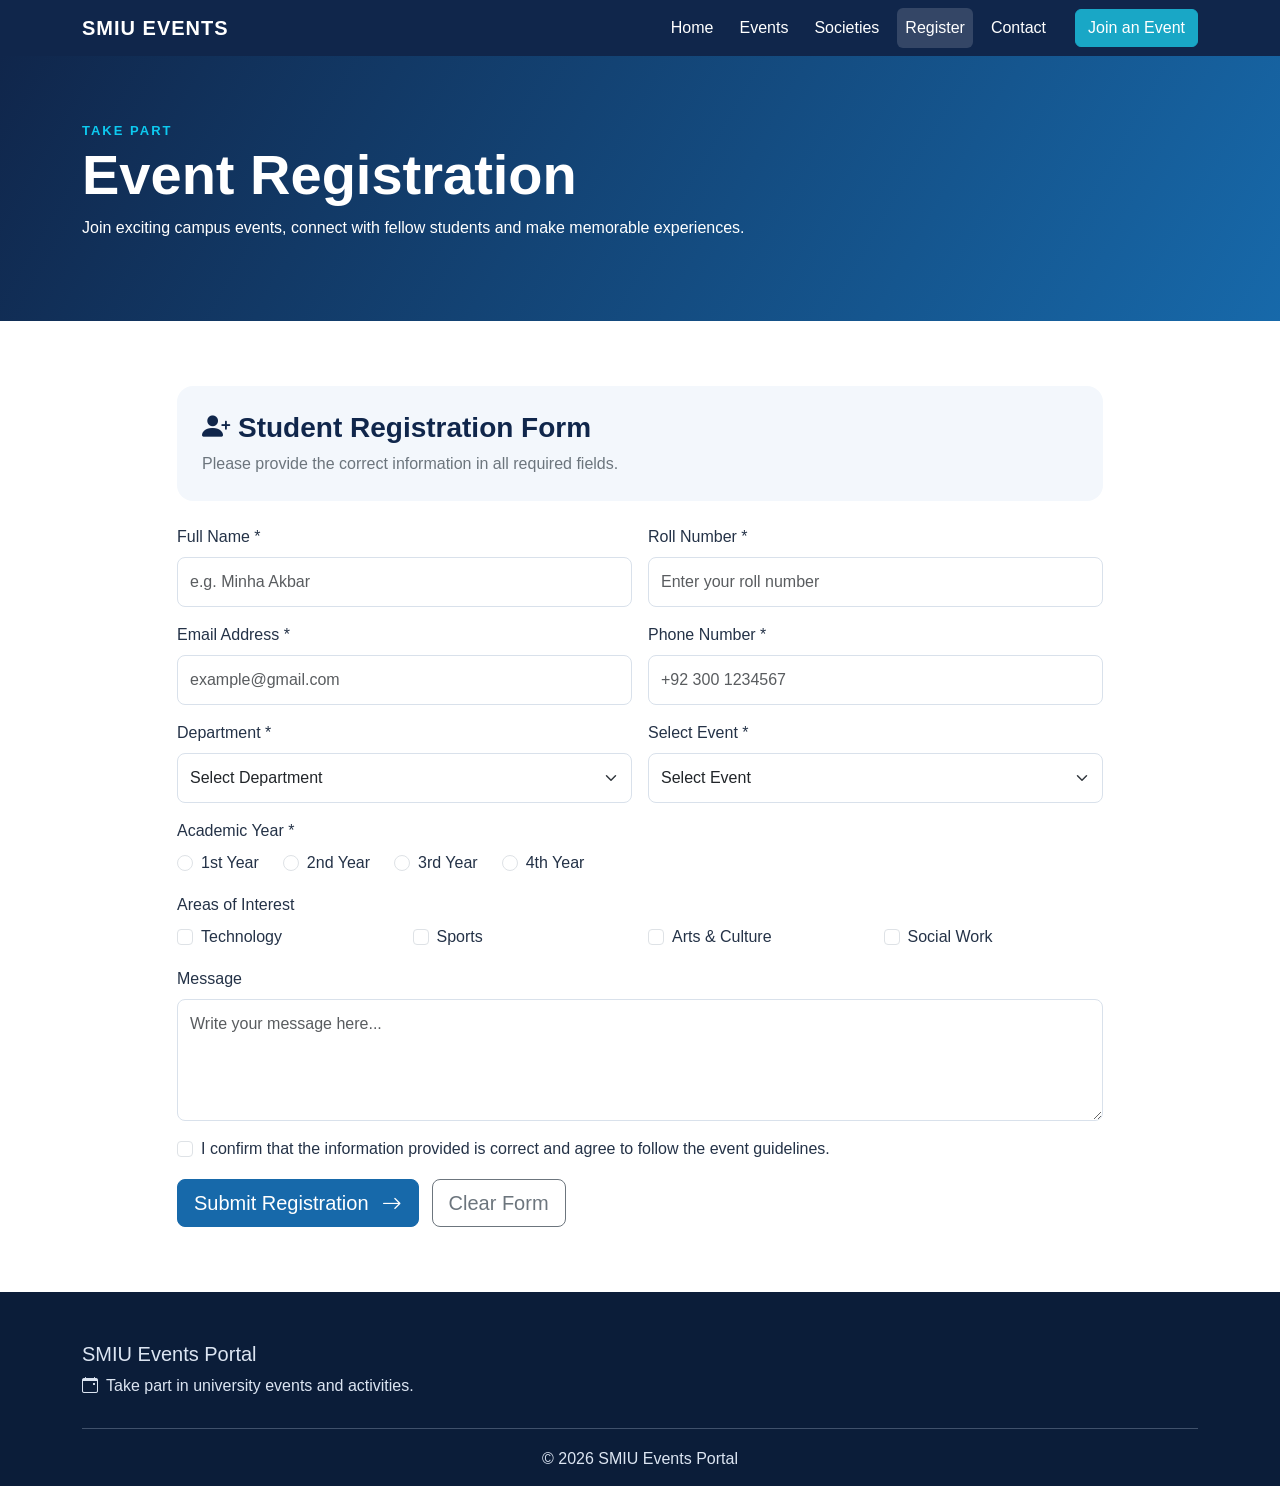
<file: register.html>
<!DOCTYPE html>
<html lang="en">
<head>
    <meta charset="UTF-8">
    <meta name="viewport" content="width=device-width, initial-scale=1.0">
    <title>Registration | SMIU Events Portal</title>

    <link href="https://cdn.jsdelivr.net/npm/bootstrap@5.3.3/dist/css/bootstrap.min.css" rel="stylesheet">
    <link rel="stylesheet" href="https://cdn.jsdelivr.net/npm/bootstrap-icons@1.11.3/font/bootstrap-icons.min.css">
    <link rel="stylesheet" href="css/style.css">
</head>
<body>

<header>
<nav class="navbar navbar-expand-lg navbar-dark">
    <div class="container">
        <a class="navbar-brand" href="index.html">SMIU EVENTS</a>
        <button class="navbar-toggler" type="button" data-bs-toggle="collapse" data-bs-target="#nav">
            <span class="navbar-toggler-icon"></span>
        </button>
        <div class="collapse navbar-collapse" id="nav">
            <ul class="navbar-nav ms-auto">
                <li class="nav-item"><a class="nav-link" href="index.html">Home</a></li>
                <li class="nav-item"><a class="nav-link" href="events.html">Events</a></li>
                <li class="nav-item"><a class="nav-link" href="societies.html">Societies</a></li>
                <li class="nav-item"><a class="nav-link active" aria-current="page" href="register.html">Register</a></li>
                <li class="nav-item"><a class="nav-link" href="contact.html">Contact</a></li>
            </ul>
            <a href="register.html" class="btn btn-info ms-lg-3">Join an Event</a>
        </div>
    </div>
</nav>
</header>

<main>

<section class="page-heading">
    <div class="container">
        <div class="section-kicker text-info">Take part</div>
        <h1 class="display-4 fw-bold">Event Registration</h1>
        <p>Join exciting campus events, connect with fellow students and make memorable experiences.</p>
    </div>
</section>

<section class="section-space">
<div class="container">

    <div class="row justify-content-center">
        <div class="col-lg-10">

            <div class="info-panel mb-4">
                <h3 class="section-title"><i class="bi bi-person-plus-fill me-2"></i>Student Registration Form</h3>
                <p class="text-secondary mb-0">
                    Please provide the correct information in all required fields.
                </p>
            </div>

            <form class="demo-form needs-validation" novalidate>

                <div class="row g-3">

                    <!-- NAME -->
                    <div class="col-md-6">
                        <label for="fullName" class="form-label">Full Name *</label>
                        <input type="text" class="form-control"
                        id="fullName" placeholder="e.g. Minha Akbar" autocomplete="name" required>
                        <div class="invalid-feedback">Please enter your name.</div>
                    </div>

                    <!-- ROLL NUMBER -->
                    <div class="col-md-6">
                        <label for="rollNumber" class="form-label">Roll Number *</label>
                        <input type="text" class="form-control"
                        id="rollNumber" placeholder="Enter your roll number" maxlength="20" required>
                        <div class="invalid-feedback">Please enter your roll number.</div>
                    </div>

                    <!-- EMAIL -->
                    <div class="col-md-6">
                        <label for="email" class="form-label">Email Address *</label>
                        <input type="email" class="form-control"
                        id="email" placeholder="example@gmail.com" autocomplete="email" required>
                        <div class="invalid-feedback">Enter a valid email address.</div>
                    </div>

                    <!-- PHONE -->
                    <div class="col-md-6">
                        <label for="phone" class="form-label">Phone Number *</label>
                        <input type="tel" class="form-control"
                        id="phone" placeholder="+92 300 1234567"
                        pattern="[+]?[0-9 ()-]{10,18}" required>
                        <div class="invalid-feedback">Enter a valid phone number.</div>
                    </div>

                    <!-- DEPARTMENT -->
                    <div class="col-md-6">
                        <label for="department" class="form-label">Department *</label>
                        <select class="form-select" id="department" required>
                            <option value="" selected disabled>Select Department</option>
                            <option>Software Engineering</option>
                            <option>Computer Science</option>
                            <option>Business Administration</option>
                            <option>Media Studies</option>
                            <option>Education</option>
                            <option>Other</option>
                        </select>
                        <div class="invalid-feedback">Select your department.</div>
                    </div>

                    <!-- EVENT -->
                    <div class="col-md-6">
                        <label for="event" class="form-label">Select Event *</label>
                        <select class="form-select" id="event" required>
                            <option value="" selected disabled>Select Event</option>
                            <option>Technology Summit</option>
                            <option>Campus Culture Fest</option>
                            <option>Annual Sports Day</option>
                            <option>AI Innovation Workshop</option>
                            <option>Student Debate Forum</option>
                            <option>Campus Career Fair</option>
                        </select>
                        <div class="invalid-feedback">Select an event.</div>
                    </div>

                    <!-- ACADEMIC YEAR -->
                    <div class="col-12">
                        <label class="form-label d-block">Academic Year *</label>

                        <div class="d-flex flex-wrap gap-4">

                            <div class="form-check">
                                <input class="form-check-input" type="radio"
                                name="year" id="year1" value="1st Year" required>
                                <label class="form-check-label" for="year1">1st Year</label>
                            </div>

                            <div class="form-check">
                                <input class="form-check-input" type="radio"
                                name="year" id="year2" value="2nd Year">
                                <label class="form-check-label" for="year2">2nd Year</label>
                            </div>

                            <div class="form-check">
                                <input class="form-check-input" type="radio"
                                name="year" id="year3" value="3rd Year">
                                <label class="form-check-label" for="year3">3rd Year</label>
                            </div>

                            <div class="form-check">
                                <input class="form-check-input" type="radio"
                                name="year" id="year4" value="4th Year">
                                <label class="form-check-label" for="year4">4th Year</label>
                            </div>

                        </div>
                    </div>

                    <!-- INTERESTS -->
                    <div class="col-12">
                        <label class="form-label d-block">Areas of Interest</label>

                        <div class="row g-3">

                            <div class="col-6 col-md-3">
                                <div class="form-check">
                                    <input class="form-check-input"
                                    type="checkbox" id="technology">
                                    <label class="form-check-label"
                                    for="technology">Technology</label>
                                </div>
                            </div>

                            <div class="col-6 col-md-3">
                                <div class="form-check">
                                    <input class="form-check-input"
                                    type="checkbox" id="sports">
                                    <label class="form-check-label"
                                    for="sports">Sports</label>
                                </div>
                            </div>

                            <div class="col-6 col-md-3">
                                <div class="form-check">
                                    <input class="form-check-input"
                                    type="checkbox" id="arts">
                                    <label class="form-check-label"
                                    for="arts">Arts & Culture</label>
                                </div>
                            </div>

                            <div class="col-6 col-md-3">
                                <div class="form-check">
                                    <input class="form-check-input"
                                    type="checkbox" id="social">
                                    <label class="form-check-label"
                                    for="social">Social Work</label>
                                </div>
                            </div>

                        </div>
                    </div>

                    <!-- MESSAGE -->
                    <div class="col-12">
                        <label for="message" class="form-label">Message</label>
                        <textarea class="form-control" id="message"
                        rows="4" placeholder="Write your message here..."></textarea>
                    </div>

                    <!-- TERMS -->
                    <div class="col-12">
                        <div class="form-check">
                            <input class="form-check-input" type="checkbox"
                            id="terms" required>
                            <label class="form-check-label" for="terms">
                                I confirm that the information provided is correct
                                and agree to follow the event guidelines.
                            </label>
                            <div class="invalid-feedback">
                                You must agree before submitting.
                            </div>
                        </div>
                    </div>

                    <!-- SUBMIT -->
                    <div class="col-12">
                        <div class="form-feedback"></div>

                        <button type="submit" class="btn btn-primary btn-lg">
                            Submit Registration
                            <i class="bi bi-arrow-right ms-2"></i>
                        </button>

                        <button type="reset" class="btn btn-outline-secondary btn-lg ms-2">
                            Clear Form
                        </button>
                    </div>

                </div>
            </form>

        </div>
    </div>

</div>
</section>

</main>

<footer class="site-footer">
    <div class="container">
        <h5>SMIU Events Portal</h5>
        <p><i class="bi bi-calendar-event me-2"></i>Take part in university events and activities.</p>
        <div class="footer-bottom text-center">
            © 2026 SMIU Events Portal
        </div>
    </div>
</footer>

<script src="https://cdn.jsdelivr.net/npm/bootstrap@5.3.3/dist/js/bootstrap.bundle.min.js"></script>
<script src="js/main.js"></script>
</body>
</html>
</file>
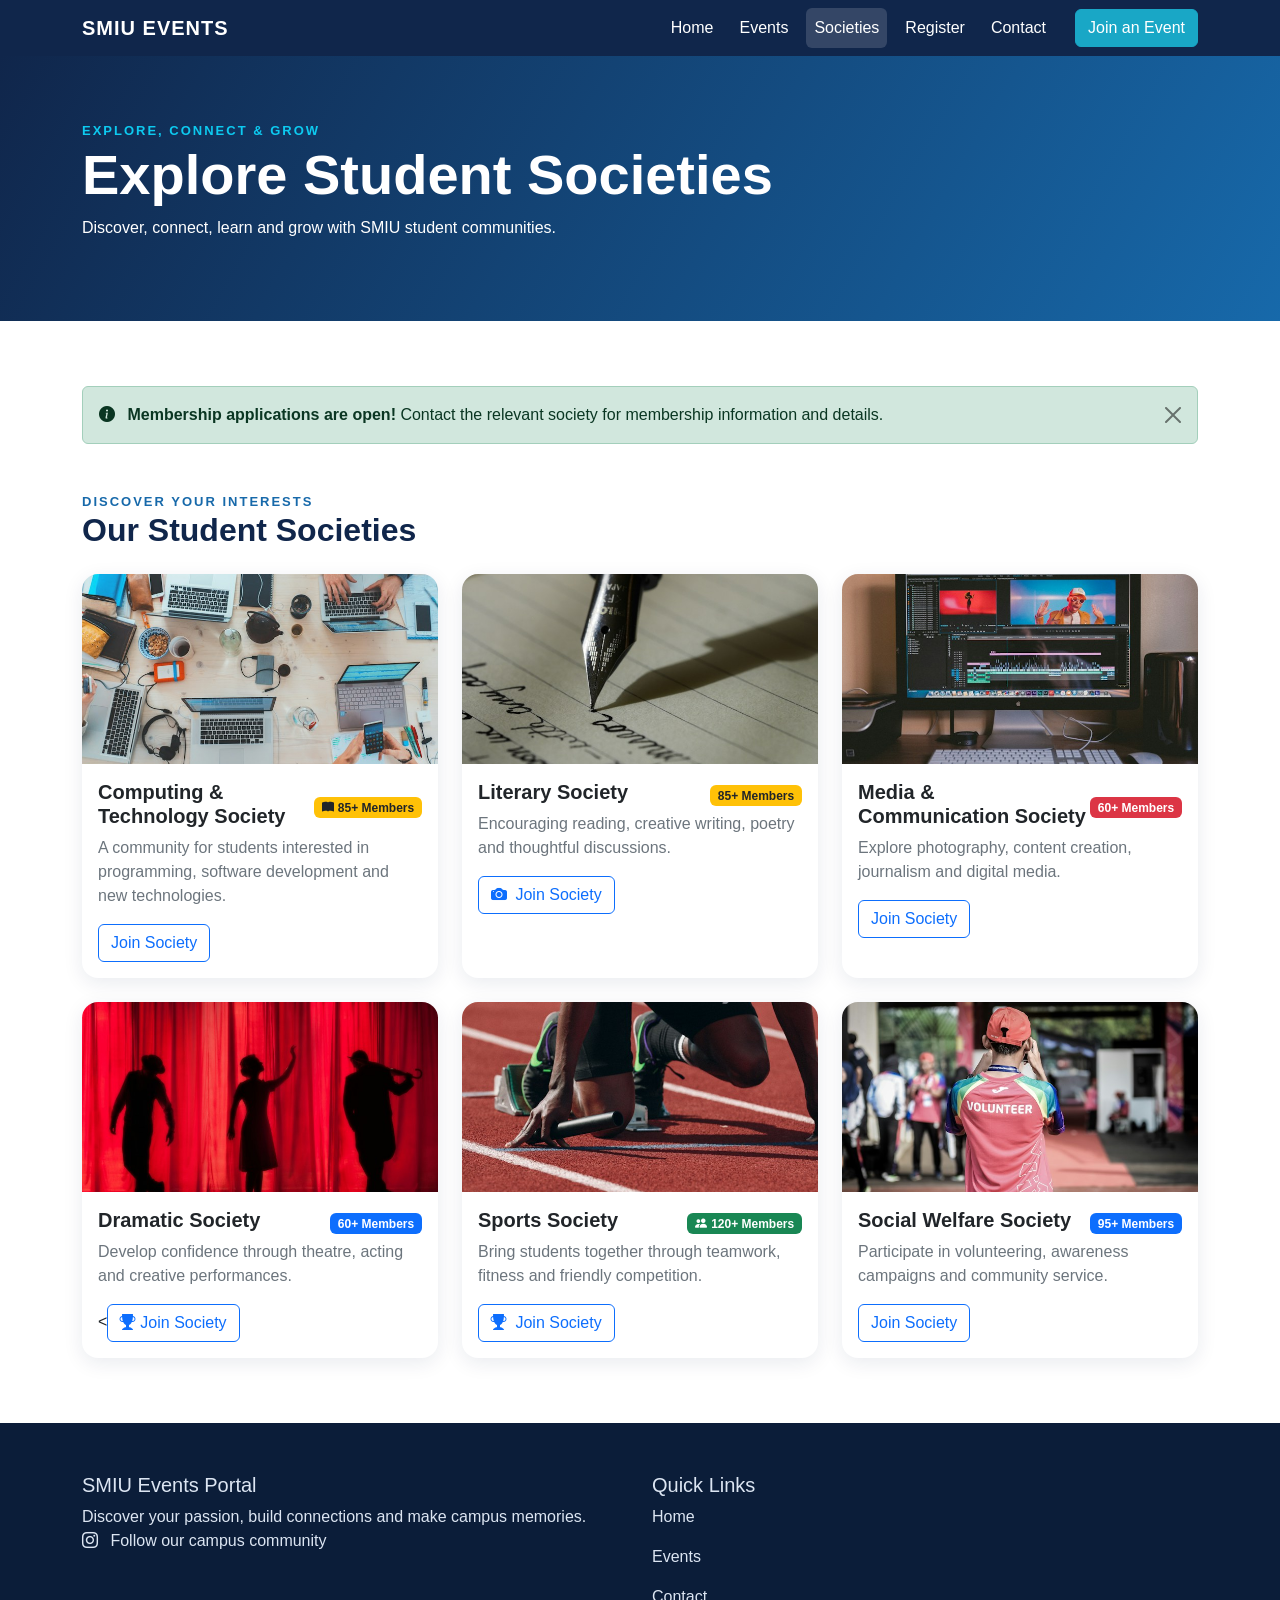
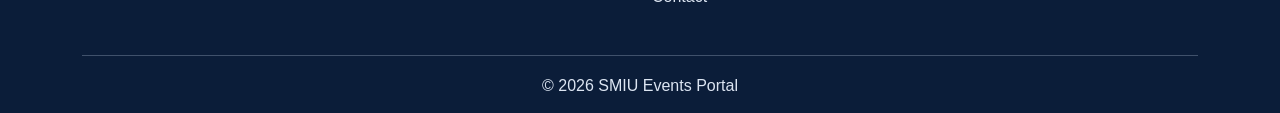
<file: societies.html>
<!DOCTYPE html>
<html lang="en">
<head>
    <meta charset="UTF-8">
    <meta name="viewport" content="width=device-width, initial-scale=1.0">
    <title>Societies | SMIU Events Portal</title>

    <link href="https://cdn.jsdelivr.net/npm/bootstrap@5.3.3/dist/css/bootstrap.min.css" rel="stylesheet">
    <link rel="stylesheet" href="https://cdn.jsdelivr.net/npm/bootstrap-icons@1.11.3/font/bootstrap-icons.min.css">
    <link rel="stylesheet" href="css/style.css">
</head>
<body>

<header>
<nav class="navbar navbar-expand-lg navbar-dark">
    <div class="container">
        <a class="navbar-brand" href="index.html">SMIU EVENTS</a>
        <button class="navbar-toggler" type="button" data-bs-toggle="collapse" data-bs-target="#nav">
            <span class="navbar-toggler-icon"></span>
        </button>
        <div class="collapse navbar-collapse" id="nav">
            <ul class="navbar-nav ms-auto">
                <li class="nav-item"><a class="nav-link" href="index.html">Home</a></li>
                <li class="nav-item"><a class="nav-link" href="events.html">Events</a></li>
                <li class="nav-item"><a class="nav-link active" aria-current="page" href="societies.html">Societies</a></li>
                <li class="nav-item"><a class="nav-link" href="register.html">Register</a></li>
                <li class="nav-item"><a class="nav-link" href="contact.html">Contact</a></li>
            </ul>
            <a href="register.html" class="btn btn-info ms-lg-3">Join an Event</a>
        </div>
    </div>
</nav>
</header>

<main>

<section class="page-heading">
    <div class="container">
        <div class="section-kicker text-info">Explore, Connect & Grow</div>
        <h1 class="display-4 fw-bold">Explore Student Societies</h1>
        <p>Discover, connect, learn and grow with SMIU student communities.</p>
    </div>
</section>

<section class="section-space">
<div class="container">

    <!-- ALERT -->
    <div class="alert alert-success alert-dismissible fade show" role="alert">
        <i class="bi bi-info-circle-fill me-2"></i>
        <strong>Membership applications are open!</strong>
        Contact the relevant society for membership information and details.
        <button type="button" class="btn-close" data-bs-dismiss="alert" aria-label="Close"></button>
    </div>

    <div class="section-kicker mt-5">Discover your interests</div>
    <h2 class="section-title mb-4">Our Student Societies</h2>

    <div class="row g-4">

        <!-- SOCIETY 1 -->
        <div class="col-12 col-md-6 col-lg-4">
            <div class="card society-card">
                <img src="images/work2.png"
                class="card-img-top" alt="Students collaborating on technology projects">

                <div class="card-body">
                    <div class="d-flex justify-content-between align-items-center">
                        <h5 class="fw-bold">Computing & Technology Society</h5>
                        <span class="badge bg-warning text-dark"><i class="bi bi-book-fill me-1"></i>85+ Members</span>
                    </div>
                    <p class="text-secondary">
                        A community for students interested in programming,
                        software development and new technologies.
                    </p>
                    <a href="contact.html" class="btn btn-outline-primary">Join Society</a>
                </div>
            </div>
        </div>

        <!-- SOCIETY 2 -->
        <div class="col-12 col-md-6 col-lg-4">
            <div class="card society-card">
                <img src="images/writing.png"
                class="card-img-top" alt="Writing materials representing literary activities">

                <div class="card-body">
                    <div class="d-flex justify-content-between align-items-center">
                        <h5 class="fw-bold">Literary Society</h5>
                        <span class="badge bg-warning text-dark">85+ Members</span>
                    </div>
                    <p class="text-secondary">
                        Encouraging reading, creative writing, poetry
                        and thoughtful discussions.
                    </p>
                    <a href="contact.html" class="btn btn-outline-primary"><i class="bi bi-camera-fill me-1"></i> Join Society</a>
                </div>
            </div>
        </div>

        <!-- SOCIETY 3 -->
        <div class="col-12 col-md-6 col-lg-4">
            <div class="card society-card">
                <img src="images/work.png"
                class="card-img-top" alt="Camera representing media and photography activities">

                <div class="card-body">
                    <div class="d-flex justify-content-between align-items-center">
                        <h5 class="fw-bold">Media & Communication Society</h5>
                        <span class="badge bg-danger">60+ Members</span>
                    </div>
                    <p class="text-secondary">
                        Explore photography, content creation,
                        journalism and digital media.
                    </p>
                    <a href="contact.html" class="btn btn-outline-primary">Join Society</a>
                </div>
            </div>
        </div>

        <!-- SOCIETY 4 -->
        <div class="col-12 col-md-6 col-lg-4">
            <div class="card society-card">
                <img src="images/performance.png"
                class="card-img-top" alt="Stage representing drama and theatre">

                <div class="card-body">
                    <div class="d-flex justify-content-between align-items-center">
                        <h5 class="fw-bold">Dramatic Society</h5>
                        <span class="badge bg-primary">60+ Members</span>
                    </div>
                    <p class="text-secondary">
                        Develop confidence through theatre,
                        acting and creative performances.
                    </p>
                    <<a href="contact.html" class="btn btn-outline-primary"><i class="bi bi-trophy-fill me-1"></i>Join Society</a>
                </div>
            </div>
        </div>

        <!-- SOCIETY 5 -->
        <div class="col-12 col-md-6 col-lg-4">
            <div class="card society-card">
                <img src="images/sports.png"
                class="card-img-top" alt="Athletes participating in sports">

                <div class="card-body">
                    <div class="d-flex justify-content-between align-items-center">
                        <h5 class="fw-bold">Sports Society</h5>
                        <span class="badge bg-success"><i class="bi bi-people-fill me-1"></i>120+ Members</span>
                    </div>
                    <p class="text-secondary">
                        Bring students together through teamwork,
                        fitness and friendly competition.
                    </p>
                    <a href="contact.html" class="btn btn-outline-primary"><i class="bi bi-trophy-fill me-1"></i> Join Society</a>
                </div>
            </div>
        </div>

        <!-- SOCIETY 6 -->
        <div class="col-12 col-md-6 col-lg-4">
            <div class="card society-card">
                <img src="images/volunteer.png"
                class="card-img-top" alt="Volunteers participating in community service">

                <div class="card-body">
                    <div class="d-flex justify-content-between align-items-center">
                        <h5 class="fw-bold">Social Welfare Society</h5>
                        <span class="badge bg-primary">95+ Members</span>
                    </div>
                    <p class="text-secondary">
                        Participate in volunteering, awareness campaigns
                        and community service.
                    </p>
                    <a href="contact.html" class="btn btn-outline-primary">Join Society</a>
                </div>
            </div>
        </div>

    </div>
</div>
</section>

</main>

<footer class="site-footer">
    <div class="container">
        <div class="row g-4">
            <div class="col-md-6">
                <h5>SMIU Events Portal</h5>
                Discover your passion, build connections and make campus memories.
    
                <p><i class="bi bi-instagram me-2"></i> Follow our campus community</p>
            </div>
            <div class="col-md-6">
                <h5>Quick Links</h5>
                <p><a href="index.html">Home</a></p>
                <p><a href="events.html">Events</a></p>
                <p><a href="contact.html">Contact</a></p>
            </div>
        </div>
        <div class="footer-bottom text-center">© 2026 SMIU Events Portal</div>
    </div>
</footer>

<script src="https://cdn.jsdelivr.net/npm/bootstrap@5.3.3/dist/js/bootstrap.bundle.min.js"></script>
<script src="js/main.js"></script>
</body>
</html>
</file>
<file: css/style.css>
/* =====================================
   SMIU EVENTS PORTAL - MAIN STYLESHEET
===================================== */

:root {
    --navy: #10264b;
    --blue: #1769aa;
    --cyan: #19a7c6;
    --light: #f3f7fc;
    --dark: #243247;
    --muted: #6b7788;
    --white: #ffffff;
    --radius: 16px;
}

html {
    scroll-behavior: smooth;
}

body {
    font-family: Arial, sans-serif;
    color: var(--dark);
    background: var(--white);
}

/* Navbar */
.navbar {
    background: var(--navy);
}

.navbar-brand {
    font-weight: 800;
    letter-spacing: 1px;
}

.navbar .nav-link {
    color: white;
    margin: 0 5px;
    border-radius: 6px;
}

.navbar .nav-link:hover,
.navbar .nav-link.active {
    background: rgba(255,255,255,0.15);
    color: white;
}

/* Hero */
.hero {
    background: linear-gradient(120deg, #10264b, #1769aa);
    color: white;
    padding: 100px 0;
}

.hero h1 {
    font-size: clamp(2.4rem, 5vw, 4rem);
    font-weight: 800;
}

.hero p {
    font-size: 18px;
    max-width: 650px;
    color: #e5efff;
}

/* Page headings */
.page-heading {
    background: linear-gradient(120deg, var(--navy), var(--blue));
    color: white;
    padding: 65px 0;
}

/* Sections */
.section-space {
    padding: 65px 0;
}

.section-title {
    color: var(--navy);
    font-weight: 800;
}

.section-kicker {
    color: var(--blue);
    font-size: 13px;
    font-weight: bold;
    letter-spacing: 2px;
    text-transform: uppercase;
}

/* Cards */
.event-card,
.society-card,
.team-card {
    border: none;
    border-radius: var(--radius);
    overflow: hidden;
    height: 100%;
    box-shadow: 0 5px 20px rgba(16,38,75,0.09);
    transition: transform .25s, box-shadow .25s;
}

.event-card:hover,
.society-card:hover,
.team-card:hover {
    transform: translateY(-6px);
    box-shadow: 0 12px 28px rgba(16,38,75,0.17);
}

.event-card img,
.society-card img {
    height: 190px;
    object-fit: cover;
}

.team-card img {
    height: 200px;
    object-fit: cover;
}

/* Buttons */
.btn-primary {
    background: var(--blue);
    border-color: var(--blue);
}

.btn-primary:hover {
    background: var(--navy);
    border-color: var(--navy);
}

.btn-info {
    background: var(--cyan);
    border-color: var(--cyan);
    color: white;
}

.btn-info:hover {
    background: #1289a4;
    color: white;
}

/* Badges */
.date-badge {
    background: #e6f4fc;
    color: var(--blue);
    padding: 8px 12px;
}

/* Feature icons */
.feature-icon {
    width: 60px;
    height: 60px;
    background: #e7f3fb;
    color: var(--blue);
    border-radius: 15px;
    display: inline-flex;
    justify-content: center;
    align-items: center;
    font-size: 26px;
}

/* Forms */
.form-control,
.form-select {
    padding: 12px;
    border-radius: 8px;
    border-color: #d9e1eb;
}

.form-control:focus,
.form-select:focus {
    border-color: var(--cyan);
    box-shadow: 0 0 0 3px rgba(25,167,198,.15);
}

/* Background sections */
.soft-section {
    background: var(--light);
}

.info-panel {
    background: var(--light);
    border-radius: var(--radius);
    padding: 25px;
}

/* Carousel */
.carousel-item img {
    height: 430px;
    object-fit: cover;
    filter: brightness(.65);
}

.carousel-caption {
    text-align: left;
    bottom: 45px;
}

/* Accordion */
.accordion-button:not(.collapsed) {
    background: #eaf4fb;
    color: var(--navy);
}

/* Tables */
.table thead {
    background: var(--navy);
    color: white;
}

/* Contact map */
.map-image {
    width: 100%;
    height: 260px;
    object-fit: cover;
    border-radius: var(--radius);
}

/* Footer */
.site-footer {
    background: #0b1d39;
    color: #dce5f2;
    padding: 50px 0 15px;
}

.site-footer a {
    color: #dce5f2;
    text-decoration: none;
}

.site-footer a:hover {
    color: white;
    text-decoration: underline;
}

.footer-bottom {
    border-top: 1px solid #40516b;
    padding-top: 18px;
    margin-top: 30px;
}

/* Mobile */
@media (max-width: 767px) {
    .hero {
        padding: 65px 0;
    }

    .section-space {
        padding: 42px 0;
    }

    .carousel-item img {
        height: 320px;
    }

    .carousel-caption {
        bottom: 15px;
    }

    .carousel-caption p {
        display: none;
    }
}

/* Keyboard Accessibility */

.navbar .nav-link:focus-visible,
.btn:focus-visible,
.site-footer a:focus-visible {
    outline: 3px solid var(--cyan);
    outline-offset: 3px;
}

/* Image Improvements */
.event-card img,
.society-card img,
.team-card img,
.carousel-item img {
    width: 100%;
}

.event-card img,
.society-card img,
.team-card img {
    display: block;
}
/* Mobile Navigation */
@media (max-width: 991px) {
    .navbar .navbar-nav {
        padding-top: 15px;
    }

    .navbar .nav-link {
        padding: 10px 12px;
    }

    .navbar .btn-info {
        margin-top: 12px;
        margin-left: 0 !important;
    }
}
/* Reduced Motion Accessibility */
@media (prefers-reduced-motion: reduce) {
    html {
        scroll-behavior: auto;
    }

    *,
    *::before,
    *::after {
        animation-duration: 0.01ms !important;
        animation-iteration-count: 1 !important;
        transition-duration: 0.01ms !important;
    }
}
</file>
